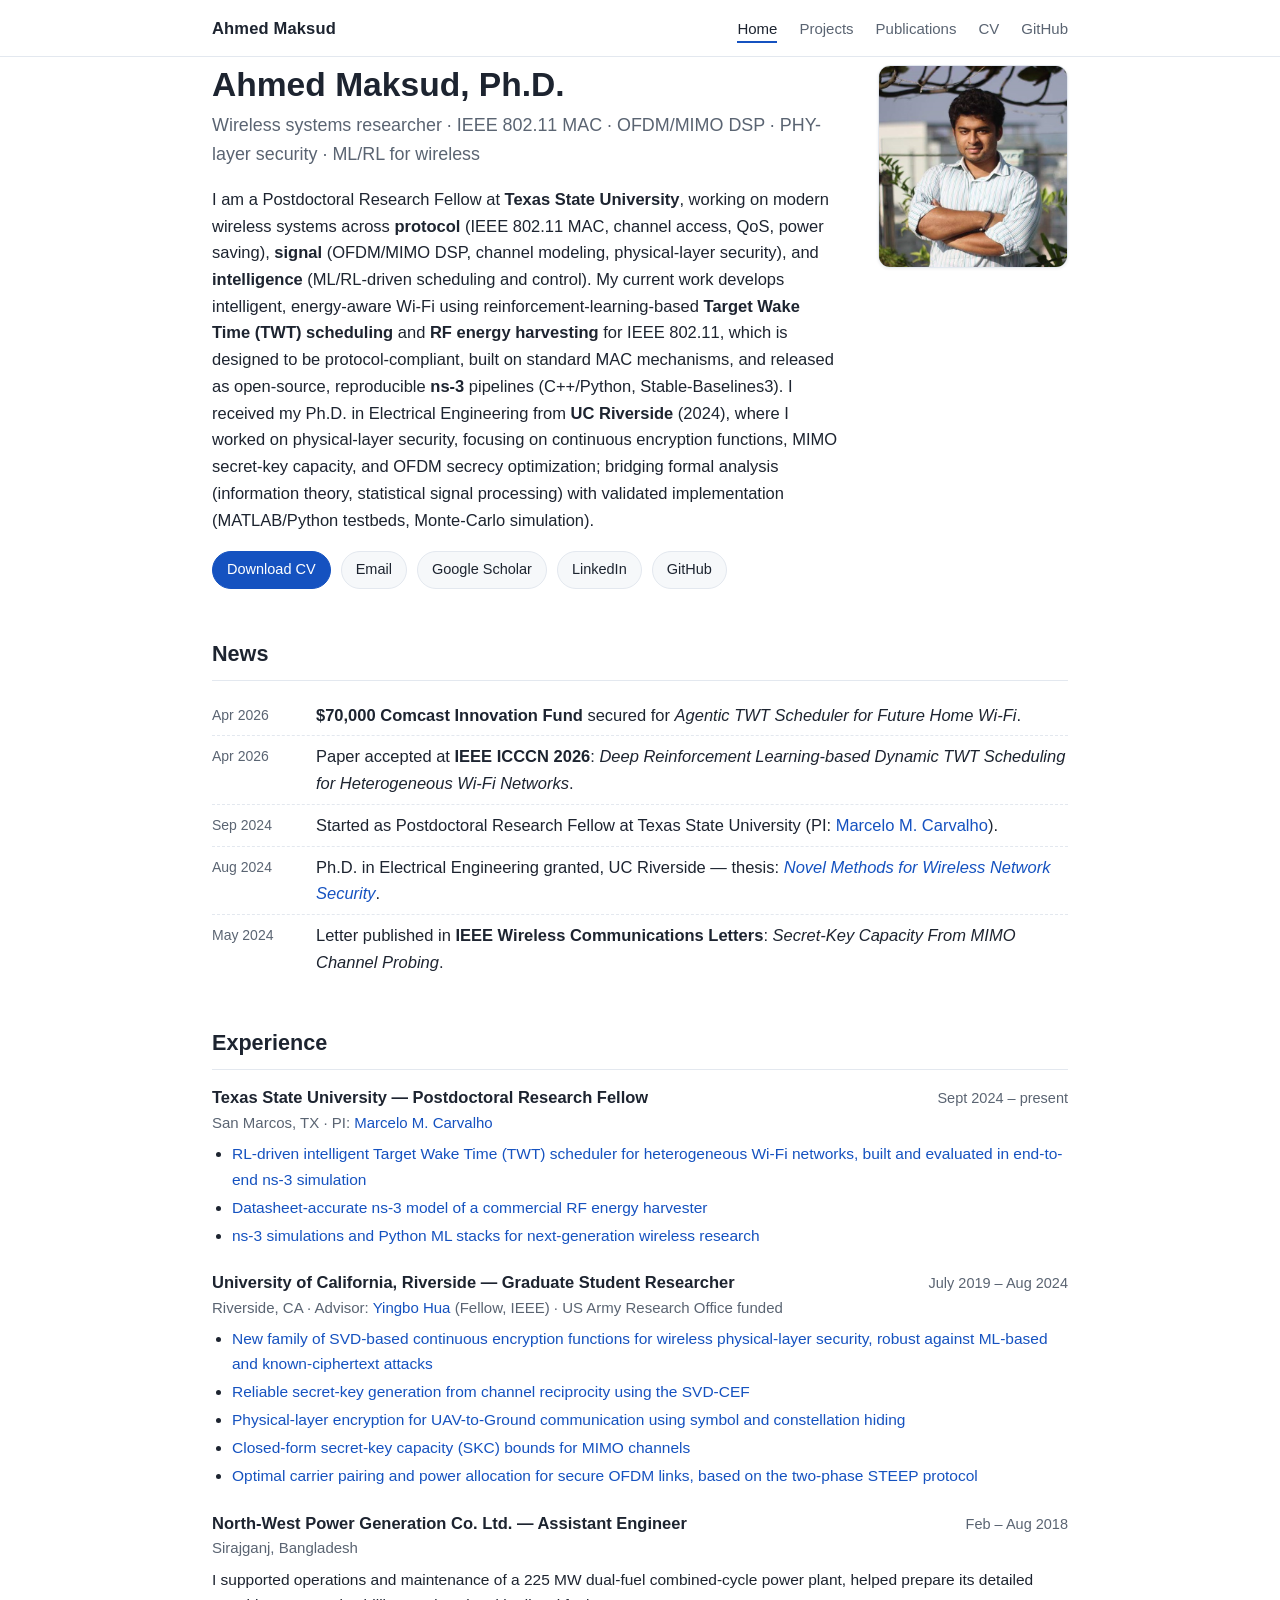
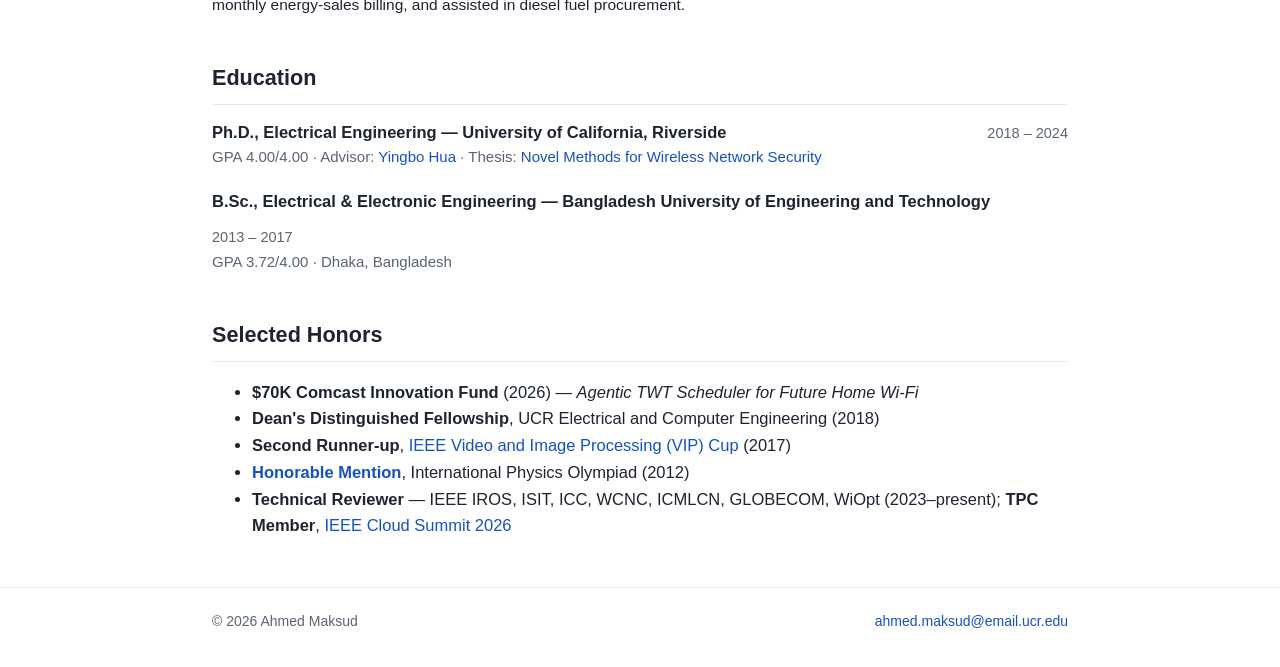
<file: index.html>
<!DOCTYPE html>
<html lang="en">
<head>
  <meta charset="UTF-8">
  <meta name="viewport" content="width=device-width, initial-scale=1.0">
  <title>Ahmed Maksud — Wireless Systems Researcher</title>
  <meta name="description" content="Ahmed Maksud, Ph.D. — wireless systems researcher: IEEE 802.11 MAC, OFDM/MIMO DSP, PHY-layer security, and ML/RL for wireless. Postdoc at Texas State University; Ph.D. from UC Riverside.">
  <meta property="og:title" content="Ahmed Maksud — Wireless Systems Researcher">
  <meta property="og:description" content="Wireless systems researcher · IEEE 802.11 MAC · OFDM/MIMO DSP · PHY-layer security · ML/RL for wireless. Postdoc at Texas State University; Ph.D. from UC Riverside.">
  <meta property="og:image" content="https://ahmedmaksud.github.io/assets/img/photo.jpg">
  <link rel="icon" type="image/svg+xml" href="assets/favicon.svg">
  <link rel="stylesheet" href="style.css">
</head>
<body>

<nav class="topnav">
  <div class="wrap">
    <a class="brand" href="index.html">Ahmed Maksud</a>
    <ul>
      <li><a class="active" href="index.html">Home</a></li>
      <li><a href="projects.html">Projects</a></li>
      <li><a href="publications.html">Publications</a></li>
      <li><a href="cv.html">CV</a></li>
      <li><a href="https://github.com/ahmedmaksud" target="_blank" rel="noopener">GitHub</a></li>
    </ul>
  </div>
</nav>

<main class="wrap">

  <div class="hero">
    <div class="intro">
      <h1>Ahmed Maksud, Ph.D.</h1>
      <p class="tagline">Wireless systems researcher&nbsp;·&nbsp;IEEE 802.11 MAC&nbsp;·&nbsp;OFDM/MIMO DSP&nbsp;·&nbsp;PHY-layer security&nbsp;·&nbsp;ML/RL for wireless</p>
      <p>
        I am a Postdoctoral Research Fellow at <strong>Texas State University</strong>, working on
        modern wireless systems across <strong>protocol</strong> (IEEE 802.11 MAC, channel access,
        QoS, power saving), <strong>signal</strong> (OFDM/MIMO DSP, channel modeling, physical-layer
        security), and <strong>intelligence</strong> (ML/RL-driven scheduling and control). My current
        work develops intelligent, energy-aware Wi-Fi using reinforcement-learning-based
        <strong>Target Wake Time (TWT) scheduling</strong> and <strong>RF energy harvesting</strong>
        for IEEE 802.11, which is designed to be protocol-compliant, built on standard MAC mechanisms, and released
        as open-source, reproducible <strong>ns-3</strong> pipelines (C++/Python, Stable-Baselines3).
        I received my Ph.D. in Electrical Engineering from <strong>UC Riverside</strong> (2024), where
        I worked on physical-layer security, focusing on continuous encryption functions, MIMO secret-key
        capacity, and OFDM secrecy optimization; bridging formal analysis (information theory, statistical
        signal processing) with validated implementation (MATLAB/Python testbeds, Monte-Carlo simulation).
      </p>
      <div class="linkrow">
        <a class="primary" href="assets/cv/AhmedMaksud_CV.pdf" target="_blank" rel="noopener">Download CV</a>
        <a href="mailto:ahmed.maksud@email.ucr.edu">Email</a>
        <a href="https://scholar.google.com/citations?user=E0g05VMAAAAJ" target="_blank" rel="noopener">Google Scholar</a>
        <a href="https://www.linkedin.com/in/ahmed-maksud-ucr" target="_blank" rel="noopener">LinkedIn</a>
        <a href="https://github.com/ahmedmaksud" target="_blank" rel="noopener">GitHub</a>
      </div>
    </div>
    <img class="portrait" src="assets/img/photo.jpg" alt="Portrait of Ahmed Maksud">
  </div>

  <h2>News</h2>
  <ul class="news">
    <li><span class="date">Apr 2026</span><span><strong>$70,000 Comcast Innovation Fund</strong> secured for <em>Agentic TWT Scheduler for Future Home Wi-Fi</em>.</span></li>
    <li><span class="date">Apr 2026</span><span>Paper accepted at <strong>IEEE ICCCN 2026</strong>: <em>Deep Reinforcement Learning-based Dynamic TWT Scheduling for Heterogeneous Wi-Fi Networks</em>.</span></li>
    <li><span class="date">Sep 2024</span><span>Started as Postdoctoral Research Fellow at Texas State University (PI: <a href="https://faculty.txst.edu/profile/2416001" target="_blank" rel="noopener">Marcelo M. Carvalho</a>).</span></li>
    <li><span class="date">Aug 2024</span><span>Ph.D. in Electrical Engineering granted, UC Riverside — thesis: <a href="https://www.proquest.com/docview/3119493414" target="_blank" rel="noopener"><em>Novel Methods for Wireless Network Security</em></a>.</span></li>
    <li><span class="date">May 2024</span><span>Letter published in <strong>IEEE Wireless Communications Letters</strong>: <em>Secret-Key Capacity From MIMO Channel Probing</em>.</span></li>
  </ul>

  <h2>Experience</h2>
  <div class="rows">
    <div class="row">
      <div class="head">
        <span class="where">Texas State University — Postdoctoral Research Fellow</span>
        <span class="when">Sept 2024 – present</span>
      </div>
      <div class="sub">San Marcos, TX · PI: <a href="https://faculty.txst.edu/profile/2416001" target="_blank" rel="noopener">Marcelo M. Carvalho</a></div>
      <ul class="worklist">
        <li><a href="https://github.com/ahmedmaksud/802.11ax-DRL-TWT-ICCCN26" target="_blank" rel="noopener">RL-driven intelligent Target Wake Time (TWT) scheduler for heterogeneous Wi-Fi networks, built and evaluated in end-to-end ns-3 simulation</a></li>
        <li><a href="https://github.com/ahmedmaksud/Powercast-Energy-Harvester-NS3" target="_blank" rel="noopener">Datasheet-accurate ns-3 model of a commercial RF energy harvester</a></li>
        <li><a href="https://github.com/ahmedmaksud/NS3-NS3AI--installation-and-tests" target="_blank" rel="noopener">ns-3 simulations and Python ML stacks for next-generation wireless research</a></li>
      </ul>
    </div>
    <div class="row">
      <div class="head">
        <span class="where">University of California, Riverside — Graduate Student Researcher</span>
        <span class="when">July 2019 – Aug 2024</span>
      </div>
      <div class="sub">Riverside, CA · Advisor: <a href="https://intra.ece.ucr.edu/~yhua/" target="_blank" rel="noopener">Yingbo Hua</a> (Fellow, IEEE) · US Army Research Office funded</div>
      <ul class="worklist">
        <li><a href="https://github.com/ahmedmaksud/Continuous-Encryption-Functions--ElsevierSP23" target="_blank" rel="noopener">New family of SVD-based continuous encryption functions for wireless physical-layer security, robust against ML-based and known-ciphertext attacks</a></li>
        <li><a href="https://github.com/ahmedmaksud/SKG-by-CEBQ--SPL22" target="_blank" rel="noopener">Reliable secret-key generation from channel reciprocity using the SVD-CEF</a></li>
        <li><a href="https://github.com/ahmedmaksud/PLE-for-UAV--ICC22" target="_blank" rel="noopener">Physical-layer encryption for UAV-to-Ground communication using symbol and constellation hiding</a></li>
        <li><a href="https://github.com/ahmedmaksud/SKC-for-MIMO--MilCom23-WCL24" target="_blank" rel="noopener">Closed-form secret-key capacity (SKC) bounds for MIMO channels</a></li>
        <li><a href="https://github.com/ahmedmaksud/MC-STEEP" target="_blank" rel="noopener">Optimal carrier pairing and power allocation for secure OFDM links, based on the two-phase STEEP protocol</a></li>
      </ul>
    </div>
    <div class="row">
      <div class="head">
        <span class="where">North-West Power Generation Co. Ltd. — Assistant Engineer</span>
        <span class="when">Feb – Aug 2018</span>
      </div>
      <div class="sub">Sirajganj, Bangladesh</div>
      <p>I supported operations and maintenance of a 225 MW dual-fuel combined-cycle power plant, helped
         prepare its detailed monthly energy-sales billing, and assisted in diesel fuel procurement.</p>
    </div>
  </div>

  <h2>Education</h2>
  <div class="rows">
    <div class="row">
      <div class="head">
        <span class="where">Ph.D., Electrical Engineering — University of California, Riverside</span>
        <span class="when">2018 – 2024</span>
      </div>
      <div class="sub">GPA 4.00/4.00 · Advisor: <a href="https://intra.ece.ucr.edu/~yhua/" target="_blank" rel="noopener">Yingbo Hua</a> · Thesis: <a href="https://www.proquest.com/docview/3119493414" target="_blank" rel="noopener">Novel Methods for Wireless Network Security</a></div>
    </div>
    <div class="row">
      <div class="head">
        <span class="where">B.Sc., Electrical &amp; Electronic Engineering — Bangladesh University of Engineering and Technology</span>
        <span class="when">2013 – 2017</span>
      </div>
      <div class="sub">GPA 3.72/4.00 · Dhaka, Bangladesh</div>
    </div>
  </div>

  <h2>Selected Honors</h2>
  <ul>
    <li><strong>$70K Comcast Innovation Fund</strong> (2026) — <em>Agentic TWT Scheduler for Future Home Wi-Fi</em></li>
    <li><strong>Dean's Distinguished Fellowship</strong>, UCR Electrical and Computer Engineering (2018)</li>
    <li><strong>Second Runner-up</strong>, <a href="http://www.2017.ieeeicip.org/Vipcup.html" target="_blank" rel="noopener">IEEE Video and Image Processing (VIP) Cup</a> (2017)</li>
    <li><a href="assets/img/IPhO12_HM_AM.jpg" target="_blank" rel="noopener"><strong>Honorable Mention</strong></a>, International Physics Olympiad (2012)</li>
    <li><strong>Technical Reviewer</strong> — IEEE IROS, ISIT, ICC, WCNC, ICMLCN, GLOBECOM, WiOpt (2023–present); <strong>TPC Member</strong>, <a href="https://www.ieeecloudsummit.org/committees" target="_blank" rel="noopener">IEEE Cloud Summit 2026</a></li>
  </ul>

</main>

<footer>
  <div class="wrap">
    <span>© 2026 Ahmed Maksud</span>
    <span><a href="mailto:ahmed.maksud@email.ucr.edu">ahmed.maksud@email.ucr.edu</a></span>
  </div>
</footer>

</body>
</html>
</file>
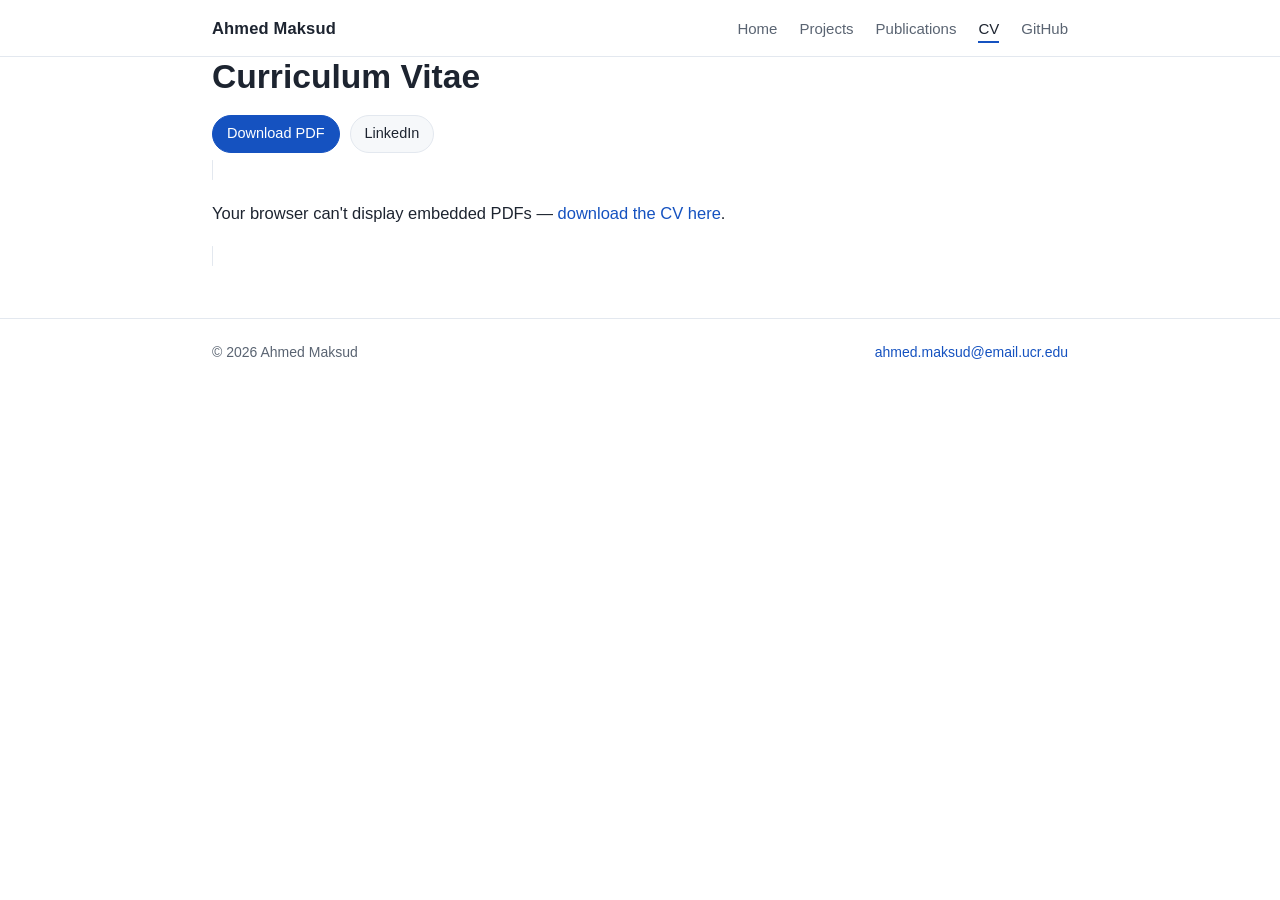
<file: cv.html>
<!DOCTYPE html>
<html lang="en">
<head>
  <meta charset="UTF-8">
  <meta name="viewport" content="width=device-width, initial-scale=1.0">
  <title>CV — Ahmed Maksud</title>
  <meta name="description" content="Curriculum vitae of Ahmed Maksud, Ph.D. — wireless systems researcher.">
  <link rel="icon" type="image/svg+xml" href="assets/favicon.svg">
  <link rel="stylesheet" href="style.css">
</head>
<body>

<nav class="topnav">
  <div class="wrap">
    <a class="brand" href="index.html">Ahmed Maksud</a>
    <ul>
      <li><a href="index.html">Home</a></li>
      <li><a href="projects.html">Projects</a></li>
      <li><a href="publications.html">Publications</a></li>
      <li><a class="active" href="cv.html">CV</a></li>
      <li><a href="https://github.com/ahmedmaksud" target="_blank" rel="noopener">GitHub</a></li>
    </ul>
  </div>
</nav>

<main class="wrap">

  <h1>Curriculum Vitae</h1>
  <div class="linkrow">
    <a class="primary" href="assets/cv/AhmedMaksud_CV.pdf" download>Download PDF</a>
    <a href="https://www.linkedin.com/in/ahmed-maksud-ucr" target="_blank" rel="noopener">LinkedIn</a>
  </div>

  <object class="cvframe" data="assets/cv/AhmedMaksud_CV.pdf" type="application/pdf">
    <p>Your browser can't display embedded PDFs —
      <a href="assets/cv/AhmedMaksud_CV.pdf">download the CV here</a>.</p>
  </object>

</main>

<footer>
  <div class="wrap">
    <span>© 2026 Ahmed Maksud</span>
    <span><a href="mailto:ahmed.maksud@email.ucr.edu">ahmed.maksud@email.ucr.edu</a></span>
  </div>
</footer>

</body>
</html>
</file>
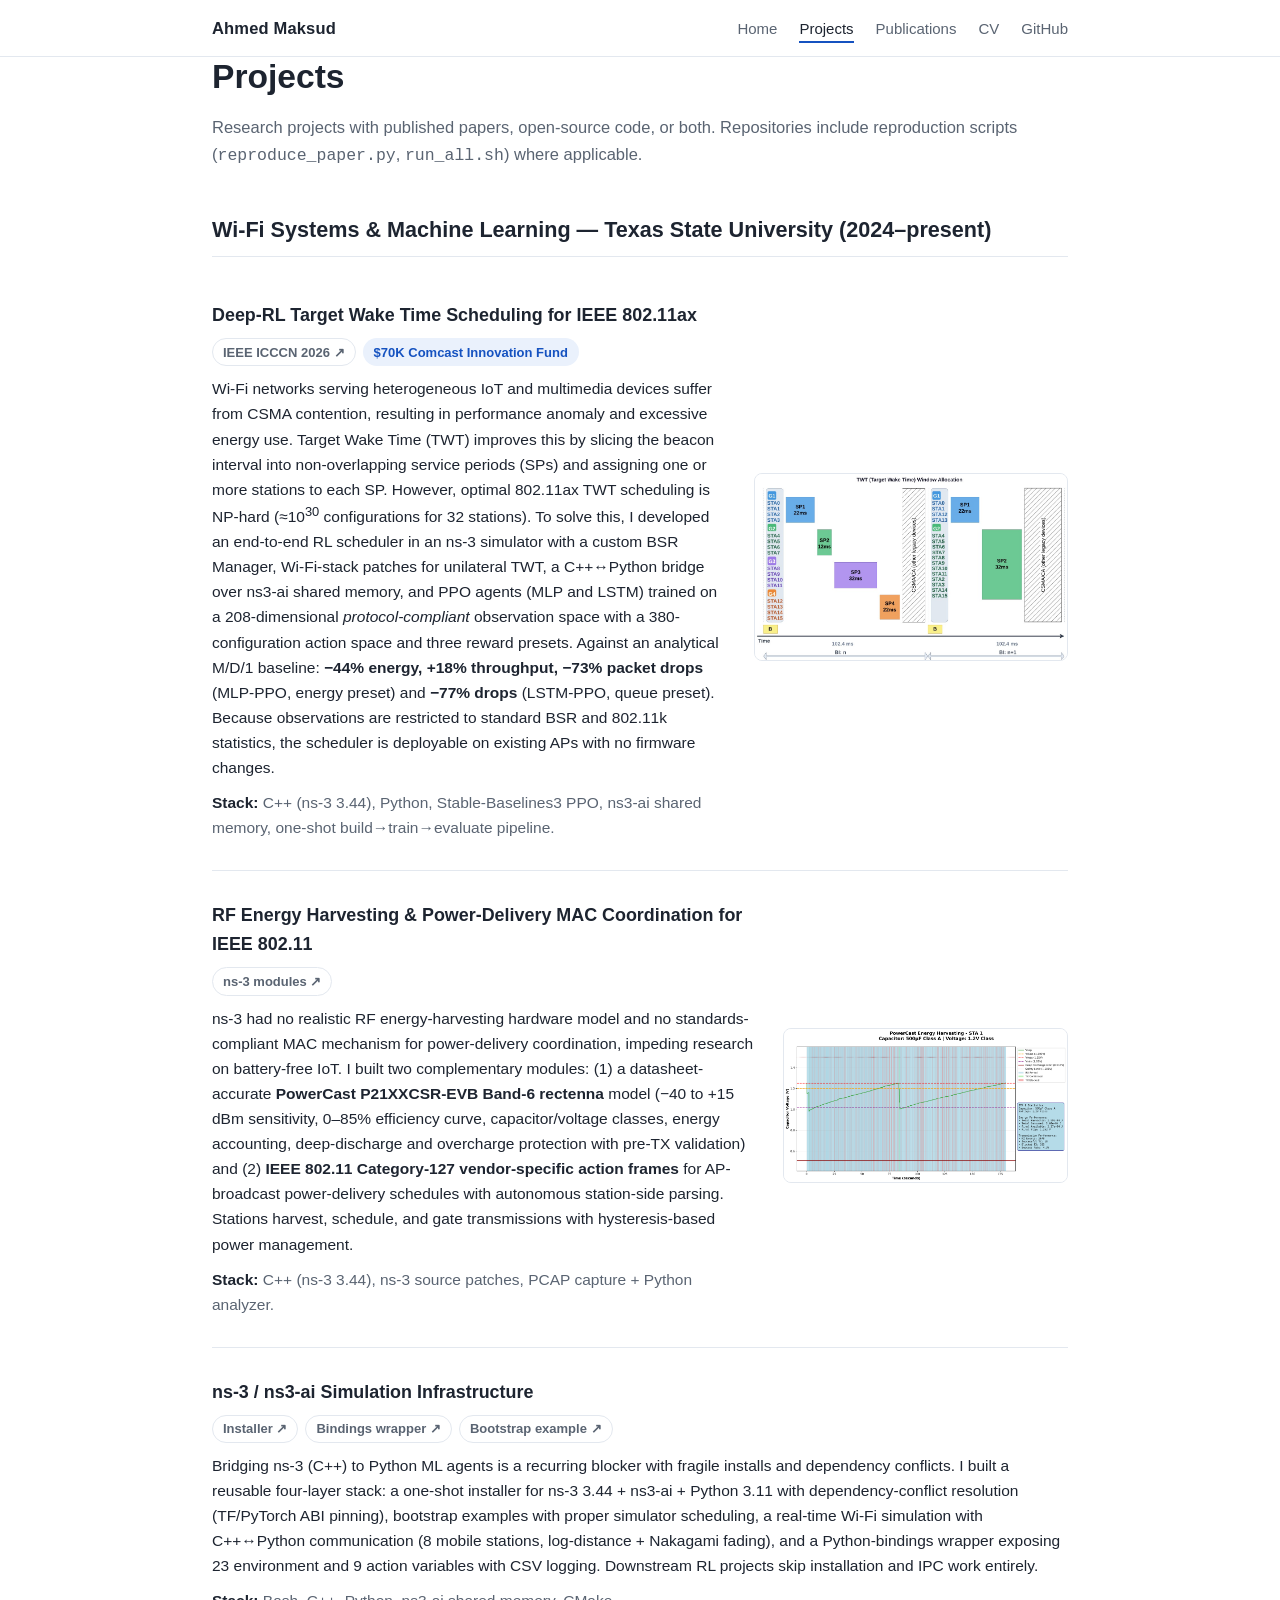
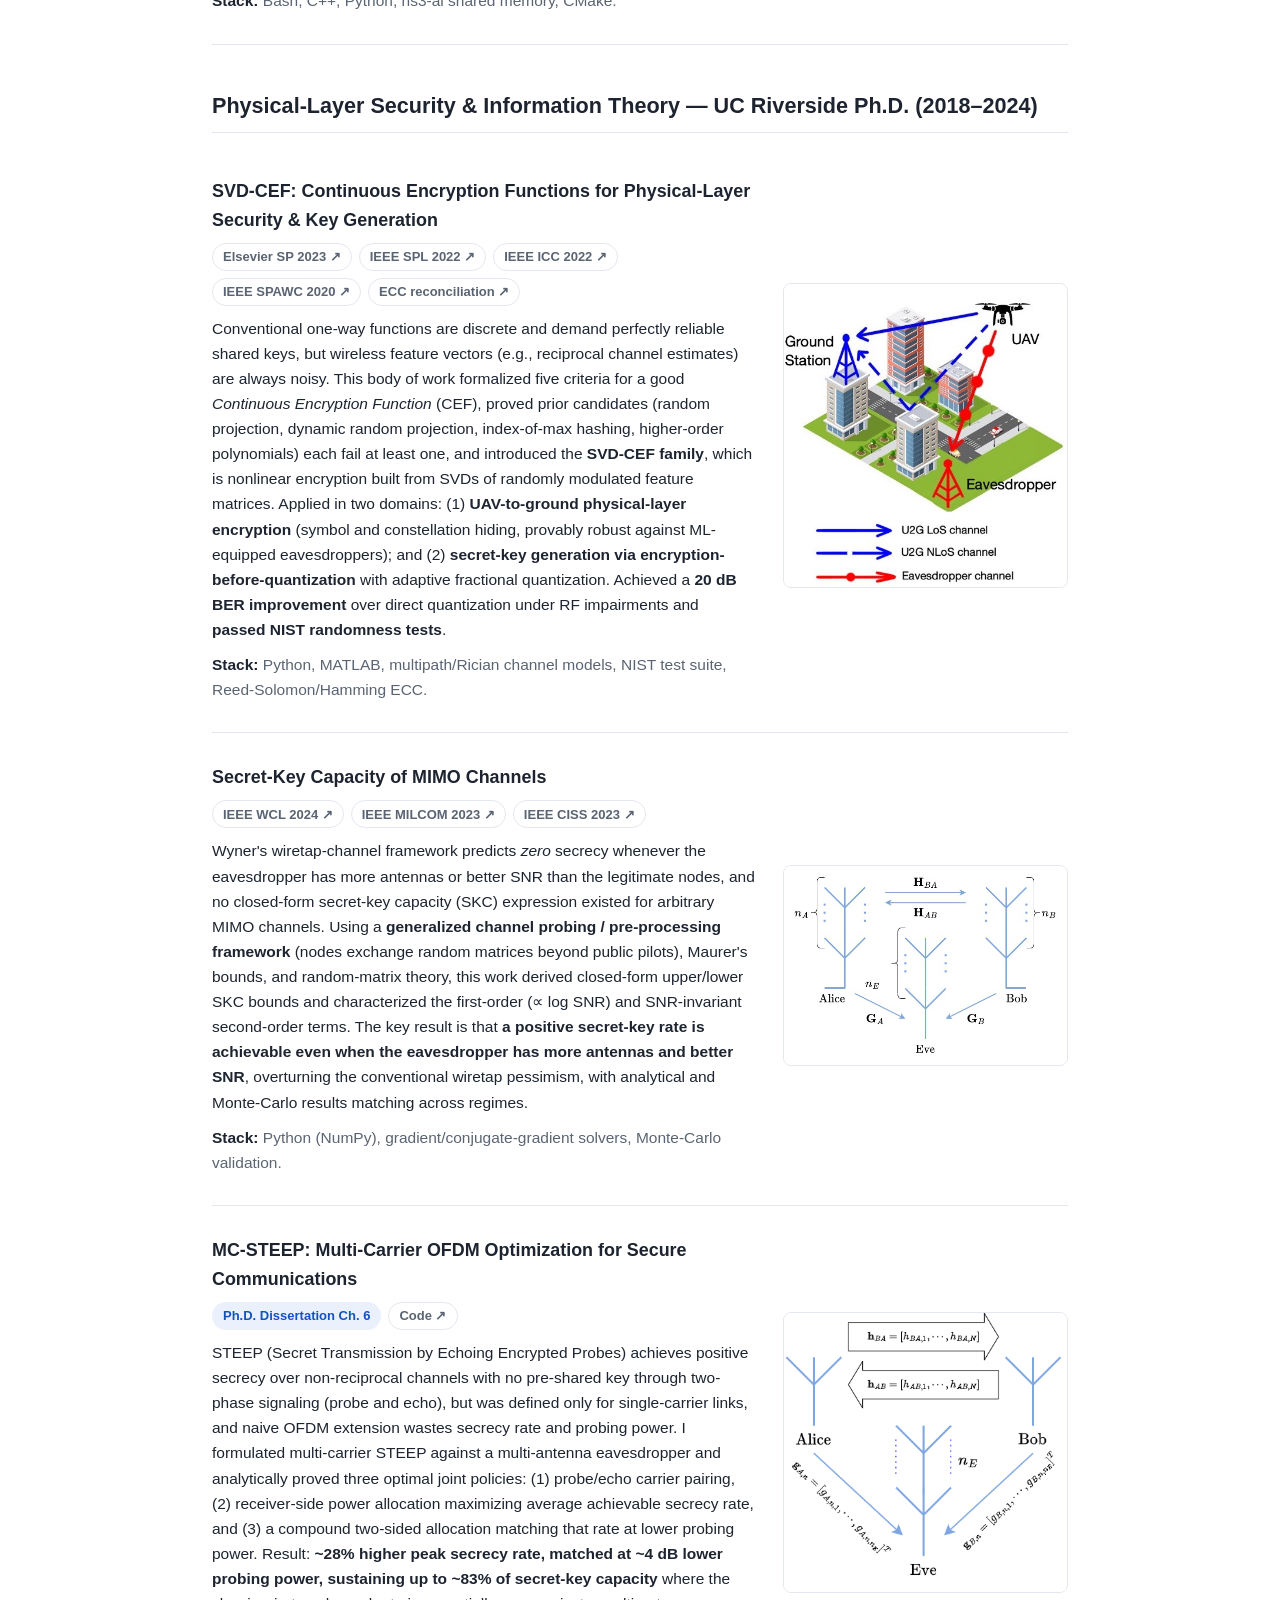
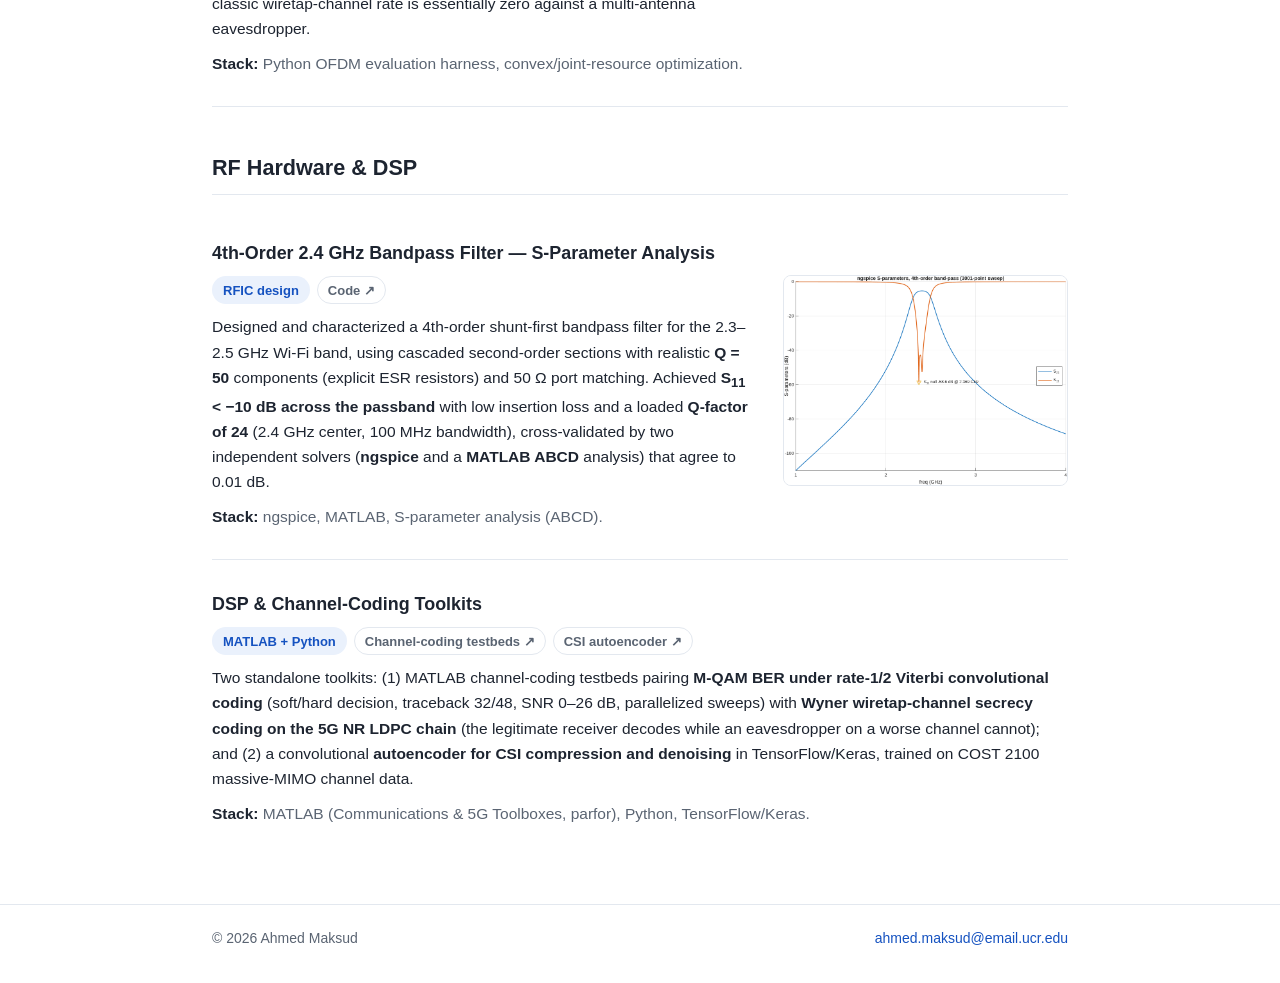
<file: projects.html>
<!DOCTYPE html>
<html lang="en">
<head>
  <meta charset="UTF-8">
  <meta name="viewport" content="width=device-width, initial-scale=1.0">
  <title>Projects — Ahmed Maksud</title>
  <meta name="description" content="Research projects by Ahmed Maksud: RL-based TWT scheduling for IEEE 802.11ax, RF energy harvesting in ns-3, SVD-CEF physical-layer security, MIMO secret-key capacity, OFDM secrecy optimization, RFIC filter design.">
  <link rel="icon" type="image/svg+xml" href="assets/favicon.svg">
  <link rel="stylesheet" href="style.css">
</head>
<body>

<nav class="topnav">
  <div class="wrap">
    <a class="brand" href="index.html">Ahmed Maksud</a>
    <ul>
      <li><a href="index.html">Home</a></li>
      <li><a class="active" href="projects.html">Projects</a></li>
      <li><a href="publications.html">Publications</a></li>
      <li><a href="cv.html">CV</a></li>
      <li><a href="https://github.com/ahmedmaksud" target="_blank" rel="noopener">GitHub</a></li>
    </ul>
  </div>
</nav>

<main class="wrap">

  <h1>Projects</h1>
  <p class="muted">Research projects with published papers, open-source code, or both.
  Repositories include reproduction scripts (<code>reproduce_paper.py</code>, <code>run_all.sh</code>) where applicable.</p>

  <!-- ================= Group 1 ================= -->
  <h2>Wi-Fi Systems &amp; Machine Learning — Texas State University (2024–present)</h2>

  <article class="project bigfig">
    <div>
      <h3>Deep-RL Target Wake Time Scheduling for IEEE 802.11ax</h3>
      <div class="badges">
        <a class="badge repo" href="https://github.com/ahmedmaksud/802.11ax-DRL-TWT-ICCCN26" target="_blank" rel="noopener">IEEE ICCCN 2026 ↗</a>
        <span class="badge">$70K Comcast Innovation Fund</span>
      </div>
      <p>
        Wi-Fi networks serving heterogeneous IoT and multimedia devices suffer from CSMA contention,
        resulting in performance anomaly and excessive energy use. Target Wake Time (TWT) improves this
        by slicing the beacon interval into non-overlapping service periods (SPs) and assigning one or
        more stations to each SP. However, optimal 802.11ax TWT scheduling is NP-hard
        (≈10<sup>30</sup> configurations for 32 stations). To solve this, I developed an end-to-end RL
        scheduler in an ns-3 simulator with a custom BSR Manager, Wi-Fi-stack patches for unilateral TWT,
        a C++↔Python bridge over ns3-ai shared memory, and PPO agents (MLP and LSTM) trained on a
        208-dimensional <em>protocol-compliant</em> observation space with a 380-configuration action
        space and three reward presets. Against an analytical M/D/1 baseline:
        <strong>−44% energy, +18% throughput, −73% packet drops</strong> (MLP-PPO, energy preset) and
        <strong>−77% drops</strong> (LSTM-PPO, queue preset). Because observations are restricted to
        standard BSR and 802.11k statistics, the scheduler is deployable on existing APs with no firmware
        changes.
      </p>
      <p class="stack"><strong>Stack:</strong> C++ (ns-3 3.44), Python, Stable-Baselines3 PPO, ns3-ai shared memory, one-shot build→train→evaluate pipeline.</p>
    </div>
    <figure>
      <img src="assets/img/twt_allocation.jpg" alt="TWT window allocation across two beacon intervals: 16 stations grouped into service periods SP1 to SP4 within beacon interval n, with the scheduler reassigning stations into different groups and service periods in interval n+1, and CSMA/CA windows left for legacy devices" loading="lazy">
    </figure>
  </article>

  <article class="project">
    <div>
      <h3>RF Energy Harvesting &amp; Power-Delivery MAC Coordination for IEEE 802.11</h3>
      <div class="badges">
        <a class="badge repo" href="https://github.com/ahmedmaksud/Powercast-Energy-Harvester-NS3" target="_blank" rel="noopener">ns-3 modules ↗</a>
      </div>
      <p>
        ns-3 had no realistic RF energy-harvesting hardware model and no standards-compliant MAC
        mechanism for power-delivery coordination, impeding research on battery-free IoT. I built two
        complementary modules: (1) a datasheet-accurate <strong>PowerCast P21XXCSR-EVB Band-6
        rectenna</strong> model (−40 to +15 dBm sensitivity, 0–85% efficiency curve, capacitor/voltage
        classes, energy accounting, deep-discharge and overcharge protection with pre-TX validation)
        and (2) <strong>IEEE 802.11 Category-127 vendor-specific action frames</strong> for
        AP-broadcast power-delivery schedules with autonomous station-side parsing. Stations harvest,
        schedule, and gate transmissions with hysteresis-based power management.
      </p>
      <p class="stack"><strong>Stack:</strong> C++ (ns-3 3.44), ns-3 source patches, PCAP capture + Python analyzer.</p>
    </div>
    <figure>
      <img src="assets/img/harvester_capacitor.png" alt="Capacitor voltage of a harvesting station over time: harvest ramps charge the capacitor toward its safety limit, transmissions discharge it, with voltage-class thresholds, deep-discharge protection, and RX/TX-confirmed/TX-blocked periods marked" loading="lazy">
    </figure>
  </article>

  <article class="project noimg">
    <div>
      <h3>ns-3 / ns3-ai Simulation Infrastructure</h3>
      <div class="badges">
        <a class="badge repo" href="https://github.com/ahmedmaksud/NS3-NS3AI--installation-and-tests" target="_blank" rel="noopener">Installer ↗</a>
        <a class="badge repo" href="https://github.com/ahmedmaksud/NS3-Python-Bindings-Wrapper" target="_blank" rel="noopener">Bindings wrapper ↗</a>
        <a class="badge repo" href="https://github.com/ahmedmaksud/NS3AI-first-test" target="_blank" rel="noopener">Bootstrap example ↗</a>
      </div>
      <p>
        Bridging ns-3 (C++) to Python ML agents is a recurring blocker with fragile installs and
        dependency conflicts. I built a reusable four-layer stack: a
        one-shot installer for ns-3 3.44 + ns3-ai + Python 3.11 with dependency-conflict resolution
        (TF/PyTorch ABI pinning), bootstrap examples with proper simulator scheduling, a real-time
        Wi-Fi simulation with C++↔Python communication (8 mobile stations, log-distance + Nakagami
        fading), and a Python-bindings wrapper exposing 23 environment and 9 action variables with
        CSV logging. Downstream RL projects skip installation and IPC work entirely.
      </p>
      <p class="stack"><strong>Stack:</strong> Bash, C++, Python, ns3-ai shared memory, CMake.</p>
    </div>
  </article>

  <!-- ================= Group 2 ================= -->
  <h2>Physical-Layer Security &amp; Information Theory — UC Riverside Ph.D. (2018–2024)</h2>

  <article class="project">
    <div>
      <h3>SVD-CEF: Continuous Encryption Functions for Physical-Layer Security &amp; Key Generation</h3>
      <div class="badges">
        <a class="badge repo" href="https://github.com/ahmedmaksud/Continuous-Encryption-Functions--ElsevierSP23" target="_blank" rel="noopener">Elsevier SP 2023 ↗</a>
        <a class="badge repo" href="https://github.com/ahmedmaksud/SKG-by-CEBQ--SPL22" target="_blank" rel="noopener">IEEE SPL 2022 ↗</a>
        <a class="badge repo" href="https://github.com/ahmedmaksud/PLE-for-UAV--ICC22" target="_blank" rel="noopener">IEEE ICC 2022 ↗</a>
        <a class="badge repo" href="https://github.com/ahmedmaksud/Secrecy-by-RRCM-ComplexityAnalysis--SPAWC20" target="_blank" rel="noopener">IEEE SPAWC 2020 ↗</a>
        <a class="badge repo" href="https://github.com/ahmedmaksud/CEF-ECC-Reconciliation" target="_blank" rel="noopener">ECC reconciliation ↗</a>
      </div>
      <p>
        Conventional one-way functions are discrete and demand perfectly reliable shared keys, but
        wireless feature vectors (e.g., reciprocal channel estimates) are always noisy. This
        body of work formalized five criteria for a good <em>Continuous Encryption
        Function</em> (CEF), proved prior candidates (random projection, dynamic random projection,
        index-of-max hashing, higher-order polynomials) each fail at least one, and introduced the
        <strong>SVD-CEF family</strong>, which is nonlinear encryption built from SVDs of randomly
        modulated feature matrices. Applied in two domains: (1) <strong>UAV-to-ground physical-layer
        encryption</strong> (symbol and constellation hiding, provably robust against ML-equipped
        eavesdroppers); and (2) <strong>secret-key generation via encryption-before-quantization</strong>
        with adaptive fractional quantization. Achieved a <strong>20 dB BER improvement</strong>
        over direct quantization under RF impairments and <strong>passed NIST randomness tests</strong>.
      </p>
      <p class="stack"><strong>Stack:</strong> Python, MATLAB, multipath/Rician channel models, NIST test suite, Reed-Solomon/Hamming ECC.</p>
    </div>
    <figure>
      <img src="assets/img/u2g_channel.jpg" alt="UAV-to-ground channel scenario with line-of-sight and non-line-of-sight paths and an eavesdropper" loading="lazy">
    </figure>
  </article>

  <article class="project">
    <div>
      <h3>Secret-Key Capacity of MIMO Channels</h3>
      <div class="badges">
        <a class="badge repo" href="https://github.com/ahmedmaksud/SKC-for-MIMO--MilCom23-WCL24" target="_blank" rel="noopener">IEEE WCL 2024 ↗</a>
        <a class="badge repo" href="https://github.com/ahmedmaksud/SKC-for-MIMO--MilCom23-WCL24" target="_blank" rel="noopener">IEEE MILCOM 2023 ↗</a>
        <a class="badge repo" href="https://github.com/ahmedmaksud/SKG-by-GCPP--CISS23" target="_blank" rel="noopener">IEEE CISS 2023 ↗</a>
      </div>
      <p>
        Wyner's wiretap-channel framework predicts <em>zero</em> secrecy whenever the eavesdropper has
        more antennas or better SNR than the legitimate nodes, and no closed-form secret-key capacity
        (SKC) expression existed for arbitrary MIMO channels. Using a <strong>generalized channel
        probing / pre-processing framework</strong> (nodes exchange random matrices beyond public
        pilots), Maurer's bounds, and random-matrix theory, this work derived closed-form upper/lower
        SKC bounds and characterized the first-order (∝ log SNR) and SNR-invariant second-order terms.
        The key result is that <strong>a positive secret-key rate is achievable even when the
        eavesdropper has more antennas and better SNR</strong>, overturning the conventional wiretap
        pessimism, with analytical and Monte-Carlo results matching across regimes.
      </p>
      <p class="stack"><strong>Stack:</strong> Python (NumPy), gradient/conjugate-gradient solvers, Monte-Carlo validation.</p>
    </div>
    <figure>
      <img src="assets/img/mimo_channel.jpg" alt="MIMO channel model: Alice and Bob with multiple antennas exchanging probes while Eve observes" loading="lazy">
    </figure>
  </article>

  <article class="project">
    <div>
      <h3>MC-STEEP: Multi-Carrier OFDM Optimization for Secure Communications</h3>
      <div class="badges">
        <span class="badge">Ph.D. Dissertation Ch. 6</span>
        <a class="badge repo" href="https://github.com/ahmedmaksud/MC-STEEP" target="_blank" rel="noopener">Code ↗</a>
      </div>
      <p>
        STEEP (Secret Transmission by Echoing Encrypted Probes) achieves positive secrecy over
        non-reciprocal channels with no pre-shared key through two-phase signaling (probe and echo),
        but was defined only for single-carrier links, and naive OFDM extension wastes secrecy rate
        and probing power. I formulated multi-carrier STEEP against a multi-antenna eavesdropper and
        analytically proved three optimal joint policies: (1) probe/echo carrier pairing,
        (2) receiver-side power allocation maximizing average achievable secrecy rate, and (3) a
        compound two-sided allocation matching that rate at lower probing power. Result: <strong>~28% higher peak secrecy rate, matched at ~4 dB
        lower probing power, sustaining up to ~83% of secret-key capacity</strong> where the classic
        wiretap-channel rate is essentially zero against a multi-antenna eavesdropper.
      </p>
      <p class="stack"><strong>Stack:</strong> Python OFDM evaluation harness, convex/joint-resource optimization.</p>
    </div>
    <figure>
      <img src="assets/img/mcsteep_system.png" alt="MC-STEEP system model: Alice and Bob exchanging multi-carrier probes and echoes while a multi-antenna Eve observes" loading="lazy">
    </figure>
  </article>

  <!-- ================= Group 3 ================= -->
  <h2>RF Hardware &amp; DSP</h2>

  <article class="project">
    <div>
      <h3>4th-Order 2.4 GHz Bandpass Filter — S-Parameter Analysis</h3>
      <div class="badges">
        <span class="badge">RFIC design</span>
        <a class="badge repo" href="https://github.com/ahmedmaksud/RF-bandpass" target="_blank" rel="noopener">Code ↗</a>
      </div>
      <p>
        Designed and characterized a 4th-order shunt-first bandpass filter for the 2.3–2.5 GHz Wi-Fi
        band, using cascaded second-order sections with realistic <strong>Q = 50</strong> components
        (explicit ESR resistors) and 50 Ω port matching. Achieved <strong>S<sub>11</sub> &lt; −10 dB
        across the passband</strong> with low insertion loss and a loaded <strong>Q-factor of 24</strong>
        (2.4 GHz center, 100 MHz bandwidth), cross-validated by two independent solvers
        (<strong>ngspice</strong> and a <strong>MATLAB ABCD</strong> analysis) that agree to 0.01 dB.
      </p>
      <p class="stack"><strong>Stack:</strong> ngspice, MATLAB, S-parameter analysis (ABCD).</p>
    </div>
    <figure>
      <img src="assets/img/bpf_sparams.png" alt="ngspice S-parameters of the 4th-order band-pass filter: S21 peaks near 2.4 GHz with steep skirts falling to about -110 dB at 1 GHz and -89 dB at 4 GHz, while S11 stays below -10 dB across the passband with a deep null near -58 dB at 2.37 GHz" loading="lazy">
    </figure>
  </article>

  <article class="project noimg">
    <div>
      <h3>DSP &amp; Channel-Coding Toolkits</h3>
      <div class="badges">
        <span class="badge">MATLAB + Python</span>
        <a class="badge repo" href="https://github.com/ahmedmaksud/Channel-Coding-Testbeds" target="_blank" rel="noopener">Channel-coding testbeds ↗</a>
        <a class="badge repo" href="https://github.com/ahmedmaksud/Wireless-ML" target="_blank" rel="noopener">CSI autoencoder ↗</a>
      </div>
      <p>
        Two standalone toolkits: (1) MATLAB channel-coding testbeds pairing <strong>M-QAM BER under
        rate-1/2 Viterbi convolutional coding</strong> (soft/hard decision, traceback 32/48, SNR
        0–26 dB, parallelized sweeps) with <strong>Wyner wiretap-channel secrecy coding on the 5G NR
        LDPC chain</strong> (the legitimate receiver decodes while an eavesdropper on a worse channel
        cannot); and (2) a convolutional <strong>autoencoder for CSI compression and denoising</strong>
        in TensorFlow/Keras, trained on COST 2100 massive-MIMO channel data.
      </p>
      <p class="stack"><strong>Stack:</strong> MATLAB (Communications &amp; 5G Toolboxes, parfor), Python, TensorFlow/Keras.</p>
    </div>
  </article>

</main>

<footer>
  <div class="wrap">
    <span>© 2026 Ahmed Maksud</span>
    <span><a href="mailto:ahmed.maksud@email.ucr.edu">ahmed.maksud@email.ucr.edu</a></span>
  </div>
</footer>

</body>
</html>
</file>
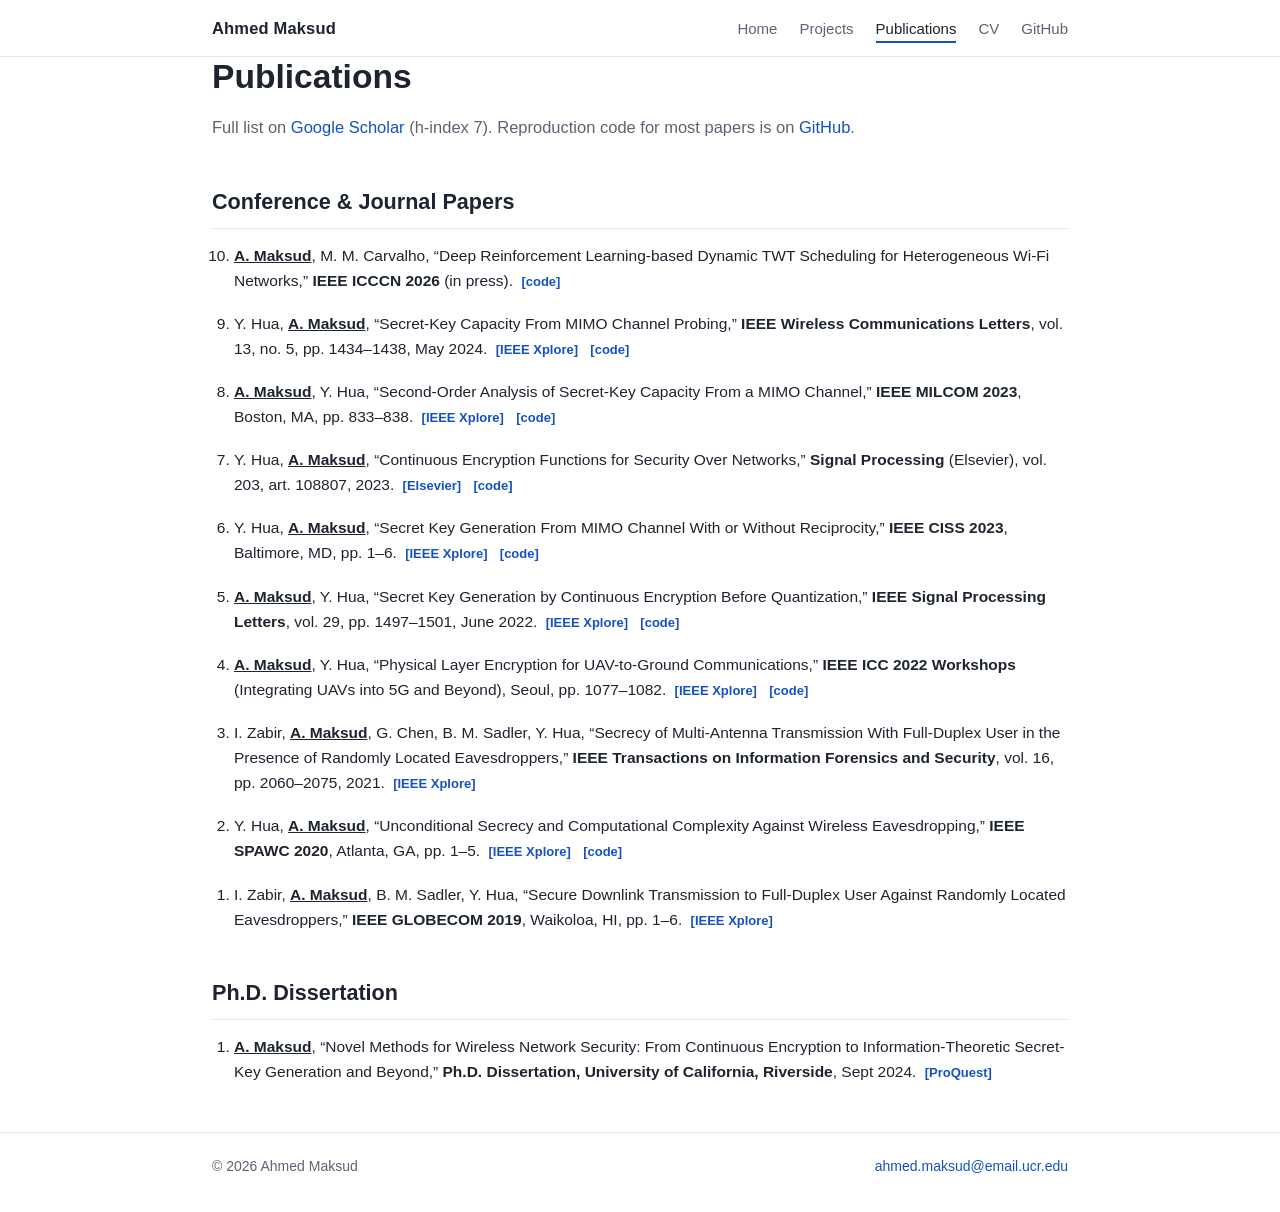
<file: publications.html>
<!DOCTYPE html>
<html lang="en">
<head>
  <meta charset="UTF-8">
  <meta name="viewport" content="width=device-width, initial-scale=1.0">
  <title>Publications — Ahmed Maksud</title>
  <meta name="description" content="Peer-reviewed publications by Ahmed Maksud: IEEE TIFS, WCL, SPL, ICC, MILCOM, CISS, SPAWC, GLOBECOM, ICCCN, and Elsevier Signal Processing.">
  <link rel="icon" type="image/svg+xml" href="assets/favicon.svg">
  <link rel="stylesheet" href="style.css">
</head>
<body>

<nav class="topnav">
  <div class="wrap">
    <a class="brand" href="index.html">Ahmed Maksud</a>
    <ul>
      <li><a href="index.html">Home</a></li>
      <li><a href="projects.html">Projects</a></li>
      <li><a class="active" href="publications.html">Publications</a></li>
      <li><a href="cv.html">CV</a></li>
      <li><a href="https://github.com/ahmedmaksud" target="_blank" rel="noopener">GitHub</a></li>
    </ul>
  </div>
</nav>

<main class="wrap">

  <h1>Publications</h1>
  <p class="muted">Full list on <a href="https://scholar.google.com/citations?user=E0g05VMAAAAJ" target="_blank" rel="noopener">Google Scholar</a> (h-index 7).
  Reproduction code for most papers is on <a href="https://github.com/ahmedmaksud" target="_blank" rel="noopener">GitHub</a>.</p>

  <h2>Conference &amp; Journal Papers</h2>
  <ol class="pubs" reversed>
    <li>
      <span class="me">A. Maksud</span>, M. M. Carvalho,
      “Deep Reinforcement Learning-based Dynamic TWT Scheduling for Heterogeneous Wi-Fi Networks,”
      <span class="venue">IEEE ICCCN 2026</span> (in press).
      <div class="publinks">
        <a href="https://github.com/ahmedmaksud/802.11ax-DRL-TWT-ICCCN26" target="_blank" rel="noopener">[code]</a>
      </div>
    </li>
    <li>
      Y. Hua, <span class="me">A. Maksud</span>,
      “Secret-Key Capacity From MIMO Channel Probing,”
      <span class="venue">IEEE Wireless Communications Letters</span>, vol. 13, no. 5, pp. 1434–1438, May 2024.
      <div class="publinks">
        <a href="https://ieeexplore.ieee.org/document/10460260" target="_blank" rel="noopener">[IEEE Xplore]</a>
        <a href="https://github.com/ahmedmaksud/SKC-for-MIMO--MilCom23-WCL24" target="_blank" rel="noopener">[code]</a>
      </div>
    </li>
    <li>
      <span class="me">A. Maksud</span>, Y. Hua,
      “Second-Order Analysis of Secret-Key Capacity From a MIMO Channel,”
      <span class="venue">IEEE MILCOM 2023</span>, Boston, MA, pp. 833–838.
      <div class="publinks">
        <a href="https://ieeexplore.ieee.org/document/10356312" target="_blank" rel="noopener">[IEEE Xplore]</a>
        <a href="https://github.com/ahmedmaksud/SKC-for-MIMO--MilCom23-WCL24" target="_blank" rel="noopener">[code]</a>
      </div>
    </li>
    <li>
      Y. Hua, <span class="me">A. Maksud</span>,
      “Continuous Encryption Functions for Security Over Networks,”
      <span class="venue">Signal Processing</span> (Elsevier), vol. 203, art. 108807, 2023.
      <div class="publinks">
        <a href="https://doi.org/10.1016/j.sigpro.2022.108807" target="_blank" rel="noopener">[Elsevier]</a>
        <a href="https://github.com/ahmedmaksud/Continuous-Encryption-Functions--ElsevierSP23" target="_blank" rel="noopener">[code]</a>
      </div>
    </li>
    <li>
      Y. Hua, <span class="me">A. Maksud</span>,
      “Secret Key Generation From MIMO Channel With or Without Reciprocity,”
      <span class="venue">IEEE CISS 2023</span>, Baltimore, MD, pp. 1–6.
      <div class="publinks">
        <a href="https://doi.org/10.1109/CISS56502.2023.10089738" target="_blank" rel="noopener">[IEEE Xplore]</a>
        <a href="https://github.com/ahmedmaksud/SKG-by-GCPP--CISS23" target="_blank" rel="noopener">[code]</a>
      </div>
    </li>
    <li>
      <span class="me">A. Maksud</span>, Y. Hua,
      “Secret Key Generation by Continuous Encryption Before Quantization,”
      <span class="venue">IEEE Signal Processing Letters</span>, vol. 29, pp. 1497–1501, June 2022.
      <div class="publinks">
        <a href="https://doi.org/10.1109/LSP.2022.3184253" target="_blank" rel="noopener">[IEEE Xplore]</a>
        <a href="https://github.com/ahmedmaksud/SKG-by-CEBQ--SPL22" target="_blank" rel="noopener">[code]</a>
      </div>
    </li>
    <li>
      <span class="me">A. Maksud</span>, Y. Hua,
      “Physical Layer Encryption for UAV-to-Ground Communications,”
      <span class="venue">IEEE ICC 2022 Workshops</span> (Integrating UAVs into 5G and Beyond), Seoul, pp. 1077–1082.
      <div class="publinks">
        <a href="https://doi.org/10.1109/ICCWorkshops53468.2022.9814512" target="_blank" rel="noopener">[IEEE Xplore]</a>
        <a href="https://github.com/ahmedmaksud/PLE-for-UAV--ICC22" target="_blank" rel="noopener">[code]</a>
      </div>
    </li>
    <li>
      I. Zabir, <span class="me">A. Maksud</span>, G. Chen, B. M. Sadler, Y. Hua,
      “Secrecy of Multi-Antenna Transmission With Full-Duplex User in the Presence of Randomly Located Eavesdroppers,”
      <span class="venue">IEEE Transactions on Information Forensics and Security</span>, vol. 16, pp. 2060–2075, 2021.
      <div class="publinks">
        <a href="https://doi.org/10.1109/TIFS.2020.3047763" target="_blank" rel="noopener">[IEEE Xplore]</a>
      </div>
    </li>
    <li>
      Y. Hua, <span class="me">A. Maksud</span>,
      “Unconditional Secrecy and Computational Complexity Against Wireless Eavesdropping,”
      <span class="venue">IEEE SPAWC 2020</span>, Atlanta, GA, pp. 1–5.
      <div class="publinks">
        <a href="https://doi.org/10.1109/SPAWC48557.2020.9154267" target="_blank" rel="noopener">[IEEE Xplore]</a>
        <a href="https://github.com/ahmedmaksud/Secrecy-by-RRCM-ComplexityAnalysis--SPAWC20" target="_blank" rel="noopener">[code]</a>
      </div>
    </li>
    <li>
      I. Zabir, <span class="me">A. Maksud</span>, B. M. Sadler, Y. Hua,
      “Secure Downlink Transmission to Full-Duplex User Against Randomly Located Eavesdroppers,”
      <span class="venue">IEEE GLOBECOM 2019</span>, Waikoloa, HI, pp. 1–6.
      <div class="publinks">
        <a href="https://doi.org/10.1109/GLOBECOM38437.2019.9013549" target="_blank" rel="noopener">[IEEE Xplore]</a>
      </div>
    </li>
  </ol>

  <h2>Ph.D. Dissertation</h2>
  <ol class="pubs">
    <li>
      <span class="me">A. Maksud</span>,
      “Novel Methods for Wireless Network Security: From Continuous Encryption to Information-Theoretic Secret-Key Generation and Beyond,”
      <span class="venue">Ph.D. Dissertation, University of California, Riverside</span>, Sept 2024.
      <div class="publinks">
        <a href="https://www.proquest.com/docview/3119493414" target="_blank" rel="noopener">[ProQuest]</a>
      </div>
    </li>
  </ol>

</main>

<footer>
  <div class="wrap">
    <span>© 2026 Ahmed Maksud</span>
    <span><a href="mailto:ahmed.maksud@email.ucr.edu">ahmed.maksud@email.ucr.edu</a></span>
  </div>
</footer>

</body>
</html>
</file>
<file: style.css>
/* ==========================================================================
   ahmedmaksud.github.io — hand-coded, no framework.
   Shared across index / projects / publications / cv pages.
   ========================================================================== */

:root {
  --bg: #ffffff;
  --bg-soft: #f6f8fa;
  --text: #1d2430;
  --muted: #5a6472;
  --accent: #1552c0;
  --accent-soft: #eaf1fc;
  --border: #e3e8ef;
  --shadow: 0 1px 3px rgba(16, 24, 40, 0.07);
}

@media (prefers-color-scheme: dark) {
  :root {
    --bg: #0f1419;
    --bg-soft: #161d26;
    --text: #e6ebf2;
    --muted: #9aa6b5;
    --accent: #7db3ff;
    --accent-soft: #17263c;
    --border: #242e3a;
    --shadow: none;
  }
}

* { box-sizing: border-box; }

html { scroll-behavior: smooth; }

body {
  margin: 0;
  background: var(--bg);
  color: var(--text);
  font-family: -apple-system, BlinkMacSystemFont, "Segoe UI", Roboto,
    "Helvetica Neue", Arial, sans-serif;
  font-size: 16.5px;
  line-height: 1.62;
  -webkit-font-smoothing: antialiased;
}

a { color: var(--accent); text-decoration: none; }
a:hover { text-decoration: underline; }

.wrap {
  max-width: 900px;
  margin: 0 auto;
  padding: 0 22px;
}

/* ---------- top nav ---------- */

nav.topnav {
  position: sticky;
  top: 0;
  z-index: 10;
  background: color-mix(in srgb, var(--bg) 88%, transparent);
  backdrop-filter: blur(8px);
  border-bottom: 1px solid var(--border);
}

nav.topnav .wrap {
  display: flex;
  align-items: center;
  justify-content: space-between;
  height: 56px;
}

nav.topnav .brand {
  font-weight: 700;
  color: var(--text);
  letter-spacing: 0.01em;
}

nav.topnav ul {
  display: flex;
  gap: 22px;
  list-style: none;
  margin: 0;
  padding: 0;
}

nav.topnav ul a {
  color: var(--muted);
  font-size: 15px;
  font-weight: 500;
  padding: 4px 0;
  border-bottom: 2px solid transparent;
}

nav.topnav ul a:hover { color: var(--text); text-decoration: none; }

nav.topnav ul a.active {
  color: var(--text);
  border-bottom-color: var(--accent);
}

/* ---------- headings / sections ---------- */

main { padding: 40px 0 20px; }

h1 { font-size: 2.1rem; line-height: 1.2; margin: 0 0 6px; }

h2 {
  font-size: 1.35rem;
  margin: 44px 0 14px;
  padding-bottom: 8px;
  border-bottom: 1px solid var(--border);
}

h3 { font-size: 1.12rem; margin: 0 0 4px; }

.muted { color: var(--muted); }
.small { font-size: 14px; }

/* ---------- home hero ---------- */

.hero {
  display: flex;
  gap: 36px;
  align-items: flex-start;
  margin-top: 8px;
}

.hero .intro { flex: 1; }

.hero .tagline {
  font-size: 1.12rem;
  color: var(--muted);
  margin: 2px 0 14px;
}

.hero img.portrait {
  width: 190px;
  border-radius: 12px;
  border: 1px solid var(--border);
  box-shadow: var(--shadow);
}

.linkrow {
  display: flex;
  flex-wrap: wrap;
  gap: 10px;
  margin: 18px 0 4px;
}

.linkrow a {
  display: inline-block;
  padding: 6px 14px;
  border: 1px solid var(--border);
  border-radius: 999px;
  font-size: 14.5px;
  font-weight: 500;
  color: var(--text);
  background: var(--bg-soft);
}

.linkrow a:hover {
  border-color: var(--accent);
  color: var(--accent);
  text-decoration: none;
}

.linkrow a.primary {
  background: var(--accent);
  border-color: var(--accent);
  color: #fff;
}

.linkrow a.primary:hover { opacity: 0.9; color: #fff; }

/* ---------- highlight stat cards ---------- */

/* ---------- news ---------- */

ul.news { list-style: none; margin: 0; padding: 0; }

ul.news li {
  display: flex;
  gap: 16px;
  padding: 7px 0;
  border-bottom: 1px dashed var(--border);
}

ul.news li:last-child { border-bottom: none; }

ul.news .date {
  flex: 0 0 88px;
  color: var(--muted);
  font-size: 14px;
  font-variant-numeric: tabular-nums;
  padding-top: 2px;
}

/* ---------- education / experience rows ---------- */

.rows { display: flex; flex-direction: column; gap: 18px; }

.row .head {
  display: flex;
  justify-content: space-between;
  align-items: baseline;
  gap: 12px;
  flex-wrap: wrap;
}

.row .head .where { font-weight: 650; }
.row .head .when { color: var(--muted); font-size: 14.5px; white-space: nowrap; }
.row .sub { color: var(--muted); font-size: 15px; }
.row p { margin: 6px 0 0; font-size: 15.5px; }
.row ul.worklist { margin: 6px 0 0; padding-left: 20px; font-size: 15.5px; }
.row ul.worklist li { margin: 3px 0; }

/* ---------- projects ---------- */

.project {
  display: grid;
  grid-template-columns: 1fr 285px;
  gap: 28px;
  padding: 30px 0;
  border-bottom: 1px solid var(--border);
}

.project:last-of-type { border-bottom: none; }

.project.noimg { grid-template-columns: 1fr; }

.project.bigfig { grid-template-columns: 1fr 314px; }  /* ~10% wider figure column */

.project figure { margin: 0; align-self: center; }

.project figure img {
  width: 100%;
  border: 1px solid var(--border);
  border-radius: 8px;
  background: #fff;
}

.project p { margin: 10px 0 0; font-size: 15.5px; }

.badges {
  display: flex;
  flex-wrap: wrap;
  gap: 7px;
  margin-top: 8px;
}

.badge {
  display: inline-block;
  font-size: 13px;
  font-weight: 600;
  padding: 2.5px 10px;
  border-radius: 999px;
  background: var(--accent-soft);
  color: var(--accent);
  border: 1px solid transparent;
}

a.badge:hover { text-decoration: none; filter: brightness(1.06); }

.badge.repo {
  background: transparent;
  border-color: var(--border);
  color: var(--muted);
}

a.badge.repo:hover { color: var(--accent); border-color: var(--accent); }

.stack { color: var(--muted); font-size: 14px; margin-top: 10px; }
.stack strong { color: var(--text); font-weight: 600; }

/* ---------- publications ---------- */

ol.pubs { margin: 0; padding-left: 22px; }

ol.pubs li { margin: 0 0 18px; font-size: 15.5px; }

ol.pubs .venue { font-weight: 650; }
ol.pubs .me { font-weight: 700; text-decoration: underline; }

.publinks { display: inline; margin-left: 4px; }

.publinks a {
  font-size: 13px;
  font-weight: 600;
  margin-right: 8px;
  white-space: nowrap;
}

/* ---------- cv page ---------- */

.cvframe {
  width: 100%;
  height: 82vh;
  border: 1px solid var(--border);
  border-radius: 8px;
  margin-top: 18px;
}

/* ---------- footer ---------- */

footer {
  margin-top: 48px;
  padding: 22px 0 34px;
  border-top: 1px solid var(--border);
  color: var(--muted);
  font-size: 14px;
}

footer .wrap {
  display: flex;
  justify-content: space-between;
  gap: 12px;
  flex-wrap: wrap;
}

/* ---------- responsive ---------- */

@media (max-width: 760px) {
  .hero { flex-direction: column-reverse; gap: 20px; }
  .hero img.portrait { width: 150px; }
  .stats { grid-template-columns: 1fr; }
  .project { grid-template-columns: 1fr; gap: 16px; }
  .project figure { max-width: 420px; }
  nav.topnav ul { gap: 14px; }
  nav.topnav .brand { display: none; }
}
</file>
